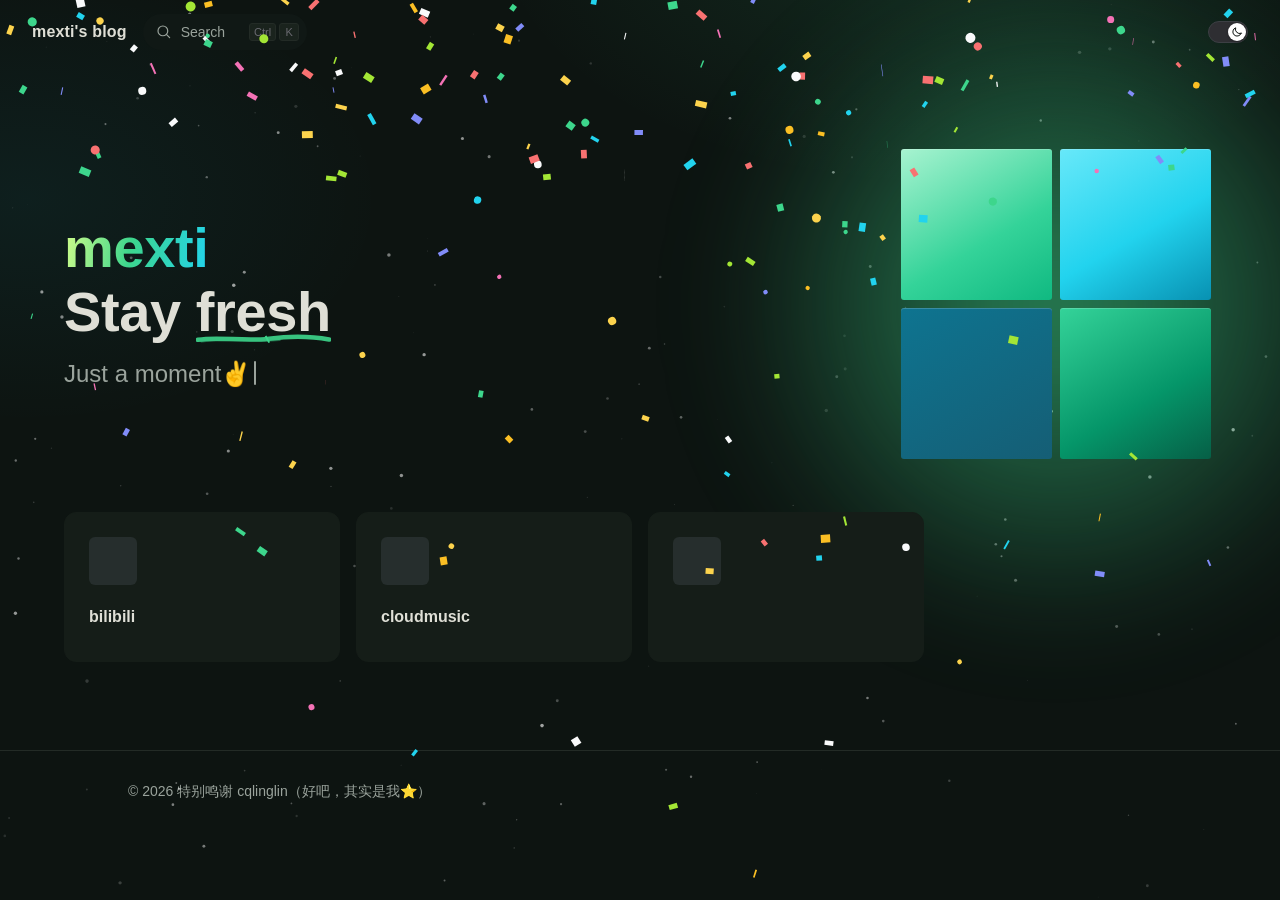
<file: index.html>
<!DOCTYPE html>
<html lang="zh-CN" data-theme="dark">
<head>
  <meta charset="utf-8">
  <meta name="viewport" content="width=device-width, initial-scale=1">
  <title>mexti · 个人主页</title>
  <meta name="description" content="mexti · 个人主页">
  <meta name="theme-color" content="#0d1411">
  <meta property="og:title" content="mexti · 个人主页">
  <meta property="og:description" content="我的数字自留地">
  <meta property="og:type" content="website">
  <link rel="icon" href="标签页图标" type="image/svg+xml">
  <link rel="stylesheet" href="assets/css/style.css">
  <script>
    // 首帧前定主题，避免刷新闪白；默认深色，?theme=light 可预览浅色
    (function () {
      try {
        var q = new URLSearchParams(location.search).get('theme');
        if (q === 'light' || q === 'dark') {
          document.documentElement.dataset.theme = q;
          return;
        }
        var saved = localStorage.getItem('vyra-theme');
        document.documentElement.dataset.theme = saved === 'light' ? 'light' : 'dark';
      } catch (e) {
        document.documentElement.dataset.theme = 'dark';
      }
    })();
  </script>
</head>

<body id="top">
  <!-- 星空：在内容后面 -->
  <canvas id="fx" aria-hidden="true"></canvas>
  <!-- 彩纸：点击时在内容上面 -->
  <canvas id="confetti" aria-hidden="true"></canvas>

  <!-- ==================== 顶部导航 ==================== -->
  <header class="nav" id="nav">
    <div class="nav-bar">
      <a class="nav-title" href="#top" aria-label="回到首页">
 <!-- 不要logo了      <svg class="nav-logo" viewBox="0 0 32 32" aria-hidden="true">
          <defs>
            <linearGradient id="lg" x1="0" y1="0" x2="1" y2="1">
              <stop offset="0" stop-color="#a3e635"></stop>
              <stop offset="1" stop-color="#22d3ee"></stop>
            </linearGradient>
          </defs>
          <rect x="2" y="2" width="12.5" height="12.5" rx="3" fill="url(#lg)"></rect>
          <rect x="17.5" y="2" width="12.5" height="12.5" rx="3" fill="currentColor" opacity=".3"></rect>
          <rect x="2" y="17.5" width="12.5" height="12.5" rx="3" fill="currentColor" opacity=".3"></rect>
          <rect x="17.5" y="17.5" width="12.5" height="12.5" rx="3" fill="url(#lg)" opacity=".55"></rect>
        </svg>    
-->
        <span>mexti's blog</span>
      </a>

      <button class="nav-search" id="searchTrigger" type="button" aria-haspopup="dialog">
        <svg viewBox="0 0 24 24" aria-hidden="true"><circle cx="10.5" cy="10.5" r="6.5"></circle><path d="m19.5 19.5-4-4"></path></svg>
        <span class="search-text">Search</span>
        <span class="search-keys"><kbd>Ctrl</kbd><kbd>K</kbd></span>
      </button>

<!--   右上角导航栏
      <div class="nav-content">
        <nav class="nav-menu" aria-label="主导航">
          <a class="nav-link active" href="#top"><span>🏠 首页</span></a>
          <a class="nav-link" href="#features"><span>🚀 快速开始</span></a>
          <a class="nav-link external" href="https://github.com/cqlinglin" target="_blank" rel="noopener">
            <span>🌐 官网</span>
            <svg class="link-icon" viewBox="0 0 24 24" aria-hidden="true"><path d="M8 16 16 8M9 8h7v7"></path></svg>
          </a>
        </nav>
-->
        <!-- 明暗开关：40×22 胶囊，滑块里带日/月图标 --> <!-- <div class="nav-appearance"> 为居左对齐     nav-content则居右-->
        <div class="nav-content">
          <button class="switch" id="themeToggle" type="button" role="switch" aria-checked="false" aria-label="切换深浅模式" title="切换深浅模式">
            <span class="check">
              <span class="icon">
                <svg class="sun" viewBox="0 0 24 24" aria-hidden="true">
                  <circle cx="12" cy="12" r="4.2"></circle>
                  <path d="M12 2.6v2.2M12 19.2v2.2M2.6 12h2.2M19.2 12h2.2M5.3 5.3l1.6 1.6M17.1 17.1l1.6 1.6M5.3 18.7l1.6-1.6M17.1 6.9l1.6-1.6"></path>
                </svg>
                <svg class="moon" viewBox="0 0 24 24" aria-hidden="true">
                  <path d="M20.4 14.6A8.6 8.6 0 0 1 9.4 3.6a8.6 8.6 0 1 0 11 11Z"></path>
                </svg>
              </span>
            </span>
          </button>
        </div>

<!--  右上角Github图标
        <a class="nav-social" href="https://github.com/cqlinglin/cqlinglin.github.io" target="_blank" rel="noopener" aria-label="GitHub 仓库" title="GitHub 仓库">
          <svg viewBox="0 0 24 24" aria-hidden="true"><path d="M9 19c-4 1.2-4-2.2-5.5-2.7M15 21v-3.4c0-1 .1-1.4-.5-2 2.8-.3 5.5-1.4 5.5-6a4.7 4.7 0 0 0-1.3-3.2 4.4 4.4 0 0 0-.1-3.3s-1.1-.3-3.4 1.3a11.6 11.6 0 0 0-6 0C6.9 2.8 5.8 3.1 5.8 3.1a4.4 4.4 0 0 0-.1 3.3A4.7 4.7 0 0 0 4.4 9.6c0 4.6 2.7 5.7 5.5 6-.5.5-.5 1-.5 1.9V21"></path></svg>
        </a>

        <div class="nav-extra">
          <button class="extra-btn" id="extraBtn" type="button" aria-haspopup="true" aria-expanded="false" aria-label="更多">
            <svg viewBox="0 0 24 24" aria-hidden="true"><circle cx="5" cy="12" r="1.4"></circle><circle cx="12" cy="12" r="1.4"></circle><circle cx="19" cy="12" r="1.4"></circle></svg>
          </button>
          <div class="extra-menu" id="extraMenu" hidden>
            <div class="extra-group">
              <p class="extra-label">深浅模式</p>
              <button class="switch" id="themeToggle2" type="button" role="switch" aria-checked="false" aria-label="切换深浅模式">
                <span class="check">
                  <span class="icon">
                    <svg class="sun" viewBox="0 0 24 24" aria-hidden="true"><circle cx="12" cy="12" r="4.2"></circle><path d="M12 2.6v2.2M12 19.2v2.2M2.6 12h2.2M19.2 12h2.2M5.3 5.3l1.6 1.6M17.1 17.1l1.6 1.6M5.3 18.7l1.6-1.6M17.1 6.9l1.6-1.6"></path></svg>
                    <svg class="moon" viewBox="0 0 24 24" aria-hidden="true"><path d="M20.4 14.6A8.6 8.6 0 0 1 9.4 3.6a8.6 8.6 0 1 0 11 11Z"></path></svg>
                  </span>
                </span>
              </button>
            </div>
            <div class="extra-group">
              <a class="extra-item" href="https://github.com/cqlinglin/cqlinglin.github.io" target="_blank" rel="noopener">
                <svg viewBox="0 0 24 24" aria-hidden="true"><path d="M9 19c-4 1.2-4-2.2-5.5-2.7M15 21v-3.4c0-1 .1-1.4-.5-2 2.8-.3 5.5-1.4 5.5-6a4.7 4.7 0 0 0-1.3-3.2 4.4 4.4 0 0 0-.1-3.3s-1.1-.3-3.4 1.3a11.6 11.6 0 0 0-6 0C6.9 2.8 5.8 3.1 5.8 3.1a4.4 4.4 0 0 0-.1 3.3A4.7 4.7 0 0 0 4.4 9.6c0 4.6 2.7 5.7 5.5 6-.5.5-.5 1-.5 1.9V21"></path></svg>
                <span>GitHub 仓库</span>
              </a>
            </div>
          </div>
        </div>
-->
        <button class="hamburger" id="menuBtn" type="button" aria-label="菜单" aria-expanded="false" aria-controls="navScreen">
          <span></span><span></span><span></span>
        </button>
      </div>
    </div>

    <!-- 手机端下拉 -->
    <div class="nav-screen" id="navScreen" hidden>
      <a class="screen-link" href="#top">🏠 首页</a>
      <a class="screen-link" href="#features">🚀 快速开始</a>
      <a class="screen-link" href="https://github.com/cqlinglin" target="_blank" rel="noopener">🌐 官网</a>
      <div class="screen-row">
        <span>深浅模式</span>
        <button class="switch" id="themeToggle3" type="button" role="switch" aria-checked="false" aria-label="切换深浅模式">
          <span class="check">
            <span class="icon">
              <svg class="sun" viewBox="0 0 24 24" aria-hidden="true"><circle cx="12" cy="12" r="4.2"></circle><path d="M12 2.6v2.2M12 19.2v2.2M2.6 12h2.2M19.2 12h2.2M5.3 5.3l1.6 1.6M17.1 17.1l1.6 1.6M5.3 18.7l1.6-1.6M17.1 6.9l1.6-1.6"></path></svg>
              <svg class="moon" viewBox="0 0 24 24" aria-hidden="true"><path d="M20.4 14.6A8.6 8.6 0 0 1 9.4 3.6a8.6 8.6 0 1 0 11 11Z"></path></svg>
            </span>
          </span>
        </button>
      </div>
    </div>
  </header>

  <main>
    <!-- ==================== 首屏 ==================== -->
    <section class="hero">
      <div class="hero-container">
        <div class="hero-main">
          <h1 class="heading">
            <span class="name">mexti</span>
            <span class="text">Stay <span class="mark">fresh</span></span>
          </h1>
          <p class="tagline" data-text="Just a moment✌️">
            <span id="typeText">Just a moment✌️</span><span class="caret" aria-hidden="true"></span>
          </p>
         <!-- 小卡片卡片上面的用不到，先注释了-------------------
           <div class="actions">
            <a class="btn brand" href="#features">卡片上面的</a>
            <a class="btn alt" href="#features">卡片上面的</a>
          </div> -->
        </div>

        <div class="hero-image" aria-hidden="true">
          <div class="image-bg"></div>
          <div class="logo-grid">
            <span></span><span></span><span></span><span></span>
          </div>
        </div>
      </div>
    </section>

    <!-- ==================== 特性 ==================== -->
    <section class="features" id="features">
      <div class="features-container">
        <div class="items">
          <!-- 想改内容：改 h2 与 p；加一张卡就复制整个 <div class="item">；把 href="#" 换成要跳转的地址，整张卡片可点击 -->
          <!-- 左上角图标有三种写法，随便混用：
               1) 字符/emoji：  <div class="icon">⚙️</div>
               2) 图片文件：    <div class="icon"><img src="assets/img/icons/gear.svg" alt=""></div>
               3) 内联 SVG：    <div class="icon"><svg viewBox="0 0 24 24" fill="none" stroke="currentColor" stroke-width="1.7"><path d="..."/></svg></div>
          -->
          <div class="item">
            <a class="box" href="https://space.bilibili.com/1943519795">
              <div class="icon"></div>
              <h2 class="title">bilibili</h2>
              <p class="details"></p>
            </a>
          </div>
          <div class="item">
            <a class="box" href="https://music.163.com/#/user/home?id=6472348140">
              <div class="icon"></div>
              <h2 class="title">cloudmusic</h2>
              <p class="details"></p>
            </a>
          </div>
          <div class="item">
            <a class="box" href="#">
              <div class="icon"></div>
              <h2 class="title"></h2>
              <p class="details"></p>
            </a>
          </div>
          <!-- 用不到，先注释了
          <div class="item">
            <a class="box" href="#">
              <div class="icon">🌐</div>
              <h2 class="title">全端适配</h2>
              <p class="details">桌面、平板与手机共用一套布局，窄屏自动重排成单列。</p>
            </a>
          </div>
          <div class="item">
            <a class="box" href="#">
              <div class="icon">🎨</div>
              <h2 class="title">明暗双主题</h2>
              <p class="details">跟随系统偏好，也可以手动切换，并记住你的选择。</p>
            </a>
          </div>
          <div class="item">
            <a class="box" href="#">
              <div class="icon">🧪</div>
              <h2 class="title">交互光效</h2>
              <p class="details">点击任意位置会撒出一把彩纸，鼠标移动带出淡淡视差。</p>
            </a>
          </div>
          <div class="item">
            <a class="box" href="#">
              <div class="icon">📜</div>
              <h2 class="title">易于扩展</h2>
              <p class="details">卡片、图标和按钮都是独立模块，复制粘贴就能新增一块。</p>
            </a>
          </div>
          <div class="item">
            <a class="box" href="#">
              <div class="icon">🛡️</div>
              <h2 class="title">纯净无扰</h2>
              <p class="details">没有统计脚本和第三方请求，你的访问只属于你自己。</p>
            </a>
          </div>  -->
        </div>
      </div>
    </section>
  </main>

  <footer class="footer">
    <div class="footer-inner">
      <p class="footer-text">© <span id="year">2026</span> 特别鸣谢 cqlinglin（好吧，其实是我⭐）</p>
      <p class="footer-links">
<!--用不到，先注释了
        <a href="#top">回到顶部</a>
        <a href="https://github.com/cqlinglin" target="_blank" rel="noopener">GitHub</a>

-->
      </p>
    </div>
  </footer>

  <!-- ==================== 搜索浮层 ==================== -->
  <div class="search-overlay" id="searchOverlay" role="dialog" aria-modal="true" aria-label="站内搜索" hidden>
    <div class="search-panel">
      <div class="search-field">
        <svg viewBox="0 0 24 24" aria-hidden="true"><circle cx="11" cy="11" r="7"></circle><path d="m20 20-3.5-3.5"></path></svg>
        <input id="searchInput" type="text" placeholder="搜索页面里的内容…" autocomplete="off" spellcheck="false">
        <button class="search-close" id="searchClose" type="button" aria-label="关闭搜索">Esc</button>
      </div>
      <ul class="search-results" id="searchResults"></ul>
      <p class="search-empty" id="searchEmpty" hidden>没有找到相关内容</p>
    </div>
  </div>

  <!-- 主题切换时从开关扩散的光波 -->
  <div class="theme-wave" id="themeWave" hidden></div>

  <script src="assets/js/main.js" defer></script>
</body>
</html>
</file>
<file: assets/css/style.css>
/* ============================================================
   VYRA · 个人主页
   版式参照 VitePress 默认主题的首页：导航 64px、首屏 1152px 两栏、
   标题 56/64、按钮 38px 圆角 20、卡片 12px 圆角 + 48px emoji 图标。
   配色为深绿星光 / 纯白两套，可在下面两组变量里整体替换。
   ============================================================ */

/* ---------- 1. 变量 ---------- */
:root {
  --nav-height: 64px;
  --layout-max: 1440px;
  --content-max: 1152px;

  --bg: #0d1411;
  --bg-alt: #101815;
  --bg-soft: #151d18;
  --bg-elv: #1a231d;
  --nav-bg: rgba(13, 20, 17, 0.82);
  --divider: #232b26;
  --text-1: #dfdfd6;
  --text-2: #9aa39c;
  --text-3: #6a6a71;
  --knob: #ffffff;
  --switch-bg: #2e2e32;
  --switch-border: #3c3f44;

  --brand-1: #3dd68c;
  --brand-2: #30a46c;
  --brand-3: #2b9e67;
  --brand-soft: rgba(61, 214, 140, 0.14);
  --glow: #3dd68c;
  --press: rgba(142, 150, 170, 0.14);
  --shadow-1: 0 1px 2px rgba(0, 0, 0, 0.12), 0 1px 3px rgba(0, 0, 0, 0.16);
  --shadow-2: 0 12px 28px rgba(0, 0, 0, 0.35);

  --ease: cubic-bezier(0.22, 1, 0.36, 1);
}

:root[data-theme="light"] {
  --bg: #ffffff;
  --bg-alt: #f6f6f7;
  --bg-soft: #f6f6f7;
  --bg-elv: #ffffff;
  --nav-bg: rgba(255, 255, 255, 0.86);
  --divider: #e2e2e3;
  --text-1: #3c3c43;
  --text-2: #67676c;
  --text-3: #929295;
  --knob: #1b1b1f;
  --switch-bg: #f1f1f2;
  --switch-border: #d9d9de;

  --brand-1: #18794e;
  --brand-2: #299764;
  --brand-3: #30a46c;
  --brand-soft: rgba(24, 121, 78, 0.1);
  --glow: #2ea36a;
  --press: rgba(142, 150, 170, 0.18);
  --shadow-2: 0 12px 28px rgba(15, 32, 25, 0.12);
}

/* ---------- 2. 基础 ---------- */
*,
*::before,
*::after {
  box-sizing: border-box;
}

html {
  scroll-behavior: smooth;
  scroll-padding-top: calc(var(--nav-height) + 8px);
  -webkit-text-size-adjust: 100%;
}

body {
  margin: 0;
  min-height: 100vh;
  color: var(--text-1);
  background-color: var(--bg);
  background-image:
    radial-gradient(52% 42% at 74% -8%, rgba(61, 214, 140, 0.12), transparent 68%),
    radial-gradient(40% 36% at 2% 22%, rgba(34, 211, 238, 0.06), transparent 70%);
  background-repeat: no-repeat;
  font-family: -apple-system, BlinkMacSystemFont, "Segoe UI", Roboto, "PingFang SC",
    "HarmonyOS Sans SC", "Microsoft YaHei", sans-serif;
  font-size: 16px;
  line-height: 24px;
  overflow-x: hidden;
  transition: background-color 0.25s ease, color 0.25s ease;
}

h1,
h2,
h3,
p {
  margin: 0;
}

a {
  color: inherit;
  text-decoration: none;
}

img,
svg {
  display: block;
  max-width: 100%;
}

::selection {
  background: var(--brand-soft);
}

:focus-visible {
  outline: 2px solid var(--brand-1);
  outline-offset: 2px;
  border-radius: 4px;
}

#fx {
  position: fixed;
  inset: 0;
  width: 100%;
  height: 100%;
  z-index: 0;
  pointer-events: none;
  opacity: 0.95;
}

:root[data-theme="light"] #fx {
  opacity: 0.14;
}

#confetti {
  position: fixed;
  inset: 0;
  width: 100%;
  height: 100%;
  z-index: 999;
  pointer-events: none;
}

/* ---------- 3. 导航 ---------- */
.nav {
  position: fixed;
  top: 0;
  left: 0;
  right: 0;
  z-index: 50;
  transition: background-color 0.25s ease, border-color 0.25s ease;
  border-bottom: 1px solid transparent;
}

.nav.scrolled {
  background: var(--nav-bg);
  border-bottom-color: var(--divider);
  backdrop-filter: blur(12px) saturate(160%);
  -webkit-backdrop-filter: blur(12px) saturate(160%);
}

.nav-bar {
  display: flex;
  align-items: center;
  gap: 0;
  height: var(--nav-height);
  max-width: calc(var(--layout-max) - 64px);
  margin: 0 auto;
  padding: 0 32px;
}

.nav-title {
  display: flex;
  flex-shrink: 0;
  align-items: center;
  gap: 8px;
  font-size: 16px;
  font-weight: 700;
  letter-spacing: 0.01em;
  white-space: nowrap;
}

.nav-logo {
  width: 24px;
  height: 24px;
  color: var(--text-1);
}

.nav-search {
  display: flex;
  flex-shrink: 0;
  align-items: center;
  gap: 8px;
  height: 36px;
  margin-left: 16px;
  padding: 0 8px 0 12px;
  border: 0;
  border-radius: 40px;
  background: var(--bg-alt);
  color: var(--text-2);
  font: inherit;
  font-size: 14px;
  cursor: pointer;
  transition: background-color 0.25s, color 0.25s;
}

.nav-search:hover {
  color: var(--text-1);
  background: var(--bg-soft);
}

.nav-search svg {
  width: 18px;
  height: 18px;
  flex-shrink: 0;
  fill: none;
  stroke: currentColor;
  stroke-width: 1.6;
  stroke-linecap: round;
}

.search-text {
  padding-right: 10px;
  white-space: nowrap;
}

.search-keys {
  display: flex;
  gap: 3px;
  margin-left: 6px;
}

.search-keys kbd {
  display: inline-flex;
  align-items: center;
  justify-content: center;
  height: 18px;
  min-width: 20px;
  padding: 0 4px;
  border: 1px solid var(--divider);
  border-radius: 3px;
  background: var(--bg-elv);
  color: var(--text-3);
  font-family: inherit;
  font-size: 11px;
  line-height: 1;
}

.nav-content {
  display: flex;
  flex-shrink: 0;
  align-items: center;
  margin-left: auto;
}

.nav-menu {
  display: flex;
  flex-shrink: 0;
  align-items: center;
}

.nav-link {
  display: flex;
  align-items: center;
  gap: 4px;
  padding: 0 12px;
  line-height: var(--nav-height);
  font-size: 14px;
  font-weight: 500;
  color: var(--text-1);
  white-space: nowrap;
  transition: color 0.25s;
}

.nav-link:hover,
.nav-link.active {
  color: var(--brand-1);
}

.link-icon {
  width: 13px;
  height: 13px;
  fill: none;
  stroke: currentColor;
  stroke-width: 1.6;
  stroke-linecap: round;
  opacity: 0.6;
}

.nav-appearance {
  display: flex;
  align-items: center;
  padding-left: 8px;
  flex-shrink: 0;
}

@media (max-width: 1279px) {
  .nav-appearance {
    display: none;
  }
}

@media (max-width: 1100px) {
  .nav-search {
    width: 36px;
    padding: 0;
    justify-content: center;
  }

  .search-text,
  .search-keys {
    display: none;
  }
}

/* 明暗开关 */
.switch {
  position: relative;
  display: block;
  width: 40px;
  height: 22px;
  padding: 0;
  border: 1px solid var(--switch-border);
  border-radius: 11px;
  background: var(--switch-bg);
  cursor: pointer;
  flex-shrink: 0;
  transition: border-color 0.25s, background-color 0.25s;
}

.switch:hover {
  border-color: var(--brand-1);
}

.switch .check {
  position: absolute;
  top: 1px;
  left: 1px;
  width: 18px;
  height: 18px;
  border-radius: 50%;
  background: var(--knob);
  box-shadow: var(--shadow-1);
  transition: transform 0.25s var(--ease);
}

.switch .icon {
  position: relative;
  display: block;
  width: 18px;
  height: 18px;
  border-radius: 50%;
  overflow: hidden;
}

.switch .icon svg {
  position: absolute;
  top: 3px;
  left: 3px;
  width: 12px;
  height: 12px;
  fill: none;
  stroke: var(--bg);
  stroke-width: 2;
  stroke-linecap: round;
  stroke-linejoin: round;
  transition: opacity 0.25s;
}

:root[data-theme="light"] .switch .icon svg {
  stroke: var(--bg);
}

.switch .sun {
  opacity: 0;
}

.switch .moon {
  opacity: 1;
}

:root[data-theme="light"] .switch .sun {
  opacity: 1;
}

:root[data-theme="light"] .switch .moon {
  opacity: 0;
}

:root[data-theme="dark"] .switch .check {
  transform: translateX(18px);
}

.nav-social {
  display: grid;
  place-items: center;
  width: 36px;
  height: 36px;
  margin-left: 6px;
  border-radius: 6px;
  color: var(--text-2);
  transition: color 0.25s, background-color 0.25s;
}

.nav-social:hover {
  color: var(--text-1);
  background: var(--press);
}

.nav-social svg {
  width: 20px;
  height: 20px;
  fill: none;
  stroke: currentColor;
  stroke-width: 1.6;
  stroke-linecap: round;
  stroke-linejoin: round;
}

.nav-extra {
  position: relative;
}

.extra-btn {
  display: grid;
  place-items: center;
  width: 34px;
  height: 34px;
  margin-left: 2px;
  padding: 0;
  border: 0;
  border-radius: 6px;
  background: transparent;
  color: var(--text-2);
  cursor: pointer;
  transition: color 0.25s, background-color 0.25s;
}

.extra-btn:hover,
.extra-btn[aria-expanded="true"] {
  color: var(--text-1);
  background: var(--press);
}

.extra-btn svg {
  width: 18px;
  height: 18px;
  fill: currentColor;
}

.extra-menu {
  position: absolute;
  top: calc(100% + 8px);
  right: 0;
  min-width: 208px;
  padding: 8px;
  border: 1px solid var(--divider);
  border-radius: 12px;
  background: var(--bg-elv);
  box-shadow: var(--shadow-2);
}

.extra-menu[hidden] {
  display: none;
}

.extra-group + .extra-group {
  margin-top: 4px;
  padding-top: 8px;
  border-top: 1px solid var(--divider);
}

.extra-label {
  padding: 4px 10px 8px;
  color: var(--text-3);
  font-size: 12px;
  line-height: 16px;
}

.extra-group .switch {
  margin: 0 10px 8px;
}

.extra-item {
  display: flex;
  align-items: center;
  gap: 10px;
  padding: 8px 10px;
  border-radius: 6px;
  font-size: 14px;
  color: var(--text-1);
}

.extra-item:hover {
  background: var(--press);
}

.extra-item svg {
  width: 16px;
  height: 16px;
  fill: none;
  stroke: currentColor;
  stroke-width: 1.6;
}

.hamburger {
  display: none;
  width: 40px;
  height: 40px;
  margin-left: 8px;
  padding: 0;
  border: 0;
  border-radius: 6px;
  background: transparent;
  cursor: pointer;
}

.hamburger span {
  display: block;
  width: 18px;
  height: 2px;
  margin: 4px auto;
  border-radius: 2px;
  background: var(--text-1);
  transition: transform 0.25s var(--ease), opacity 0.25s;
}

.hamburger[aria-expanded="true"] span:nth-child(1) {
  transform: translateY(6px) rotate(45deg);
}

.hamburger[aria-expanded="true"] span:nth-child(2) {
  opacity: 0;
}

.hamburger[aria-expanded="true"] span:nth-child(3) {
  transform: translateY(-6px) rotate(-45deg);
}

.nav-screen {
  display: flex;
  flex-direction: column;
  padding: 8px 16px 16px;
  border-top: 1px solid var(--divider);
  background: var(--bg);
}

.nav-screen[hidden] {
  display: none;
}

.screen-link {
  padding: 10px 8px;
  border-radius: 6px;
  font-size: 15px;
  color: var(--text-1);
}

.screen-link:hover {
  background: var(--press);
}

.screen-row {
  display: flex;
  align-items: center;
  justify-content: space-between;
  margin-top: 4px;
  padding: 10px 8px 6px;
  border-top: 1px solid var(--divider);
  font-size: 14px;
  color: var(--text-2);
}

/* ---------- 4. 首屏 ---------- */
.hero {
  padding: calc(var(--nav-height) + 80px) 64px 40px;
}

.hero-container {
  display: flex;
  align-items: center;
  justify-content: space-between;
  gap: 32px;
  max-width: var(--content-max);
  margin: 0 auto;
}

.hero-main {
  flex: 1 1 auto;
  max-width: 592px;
}

.heading {
  display: flex;
  flex-direction: column;
  font-weight: 700;
  letter-spacing: -0.4px;
}

.name,
.text {
  width: fit-content;
  font-size: 56px;
  line-height: 64px;
  font-weight: 700;
}

.name {
  background: linear-gradient(100deg, #d7ff8a 0%, var(--brand-1) 46%, #22d3ee 100%);
  -webkit-background-clip: text;
  background-clip: text;
  color: transparent;
}

:root[data-theme="light"] .name {
  background: linear-gradient(100deg, #4d7c0f 0%, var(--brand-1) 52%, #0e7490 100%);
  -webkit-background-clip: text;
  background-clip: text;
}

.text {
  position: relative;
  color: var(--text-1);
}

/* 手绘下划线 */
.mark {
  position: relative;
  display: inline-block;
}

.mark::after {
  content: "";
  position: absolute;
  left: 0;
  right: 0;
  bottom: 0.02em;
  height: 0.16em;
  background: url("data:image/svg+xml;charset=utf-8,%3Csvg xmlns='http://www.w3.org/2000/svg' viewBox='0 0 200 14' preserveAspectRatio='none'%3E%3Cpath d='M3 9C34 3.4 71 12 108 7.2S172 3.6 197 8.6' fill='none' stroke='%233dd68c' stroke-width='7' stroke-linecap='round'/%3E%3Cpath d='M8 11.6C44 7 86 12.4 124 9.4' fill='none' stroke='%233dd68c' stroke-width='3' stroke-linecap='round' opacity='.45'/%3E%3C/svg%3E")
    no-repeat center / 100% 100%;
  opacity: 0.9;
  pointer-events: none;
}

:root[data-theme="light"] .mark::after {
  filter: brightness(0.75) saturate(1.2);
}

/* 逐字输入的光标 */
.caret {
  display: inline-block;
  width: 2px;
  height: 1.02em;
  margin-left: 3px;
  border-radius: 1px;
  vertical-align: -0.14em;
  background: currentColor;
  animation: caretBlink 1.1s steps(1, end) infinite;
}

@keyframes caretBlink {
  0%, 49% { opacity: 1; }
  50%, 100% { opacity: 0; }
}

.tagline {
  max-width: 592px;
  padding-top: 12px;
  color: var(--text-2);
  font-size: 24px;
  line-height: 36px;
  font-weight: 500;
}

.actions {
  display: flex;
  flex-wrap: wrap;
  gap: 12px;
  padding-top: 32px;
}

.btn {
  display: inline-flex;
  align-items: center;
  gap: 6px;
  height: 38px;
  padding: 0 20px;
  border: 1px solid transparent;
  border-radius: 20px;
  font-size: 14px;
  font-weight: 600;
  line-height: 36px;
  white-space: nowrap;
  transition: background-color 0.25s, border-color 0.25s, color 0.25s,
    transform 0.2s var(--ease);
}

.btn:hover {
  transform: translateY(-1px);
}

.btn.brand {
  background: var(--brand-3);
  border-color: var(--brand-3);
  color: #ffffff;
}

.btn.brand:hover {
  background: var(--brand-2);
  border-color: var(--brand-2);
}

.btn.alt {
  background: var(--bg-soft);
  border-color: transparent;
  color: var(--text-1);
}

.btn.alt:hover {
  background: var(--bg-elv);
}

.hero-image {
  position: relative;
  display: grid;
  place-items: center;
  flex: 0 0 320px;
  width: 320px;
  height: 320px;
}

.image-bg {
  position: absolute;
  inset: -70%;
  border-radius: 50%;
  background: radial-gradient(circle at center, var(--glow) 0%, transparent 62%);
  filter: blur(52px) hue-rotate(0deg);
  opacity: 0.6;
  animation: hueSpin 16s linear infinite;
  pointer-events: none;
  will-change: filter;
}

.logo-grid {
  position: relative;
  display: grid;
  grid-template-columns: repeat(2, 1fr);
  gap: 8px;
  width: 310px;
  height: 310px;
}

:root[data-theme="light"] .image-bg {
  opacity: 0.3;
}

.logo-grid span {
  border-radius: 3px;
  box-shadow: inset 0 1px 0 rgba(255, 255, 255, 0.18);
}

.logo-grid span:nth-child(1) {
  background: linear-gradient(150deg, #a7f3d0, #34d399 60%, #10b981);
}

.logo-grid span:nth-child(2) {
  background: linear-gradient(150deg, #67e8f9, #22d3ee 55%, #0891b2);
}

.logo-grid span:nth-child(3) {
  background: linear-gradient(150deg, #0e7490, #155e75);
}

.logo-grid span:nth-child(4) {
  background: linear-gradient(150deg, #34d399, #059669 60%, #065f46);
}

/* ---------- 5. 特性卡片 ---------- */
.features {
  padding: 8px 64px 88px;
}

.features-container {
  max-width: var(--content-max);
  margin: 0 auto;
}

.items {
  display: flex;
  flex-wrap: wrap;
  margin: -8px;
}

.item {
  width: 25%;
  padding: 8px;
}

.box {
  position: relative;
  display: flex;
  flex-direction: column;
  height: 100%;
  padding: 24px;
  border: 1px solid var(--bg-soft);
  border-radius: 12px;
  background: var(--bg-soft);
  cursor: pointer;
  transition: border-color 0.25s, background-color 0.25s, transform 0.25s var(--ease),
    box-shadow 0.25s;
}

.box:hover,
.box:focus-visible {
  border-color: var(--brand-1);
  transform: translateY(-2px);
  box-shadow: 0 12px 28px -18px rgba(0, 0, 0, 0.6);
}

.box:focus-visible {
  outline: 2px solid var(--brand-1);
  outline-offset: 3px;
}

/* 右上角的跳转小箭头，悬停时出现 */
.box::after {
  content: "↗";
  position: absolute;
  top: 16px;
  right: 16px;
  display: grid;
  place-items: center;
  width: 26px;
  height: 26px;
  border-radius: 50%;
  background: var(--press);
  color: var(--brand-1);
  font-size: 13px;
  line-height: 1;
  opacity: 0;
  transform: translate(-4px, 4px);
  transition: opacity 0.2s ease, transform 0.2s ease;
  pointer-events: none;
}

.box:hover::after,
.box:focus-visible::after {
  opacity: 1;
  transform: none;
}

.box .title {
  transition: color 0.2s ease;
}

.box:hover .title,
.box:focus-visible .title {
  color: var(--brand-1);
}

.box .icon {
  display: flex;
  align-items: center;
  justify-content: center;
  width: 48px;
  height: 48px;
  margin-bottom: 20px;
  border-radius: 6px;
  background: var(--press);
  font-size: 24px;
  line-height: 1;
  flex-shrink: 0;
  overflow: hidden;
}

/* 图标文件 / 内联 SVG 和 emoji 共用这个 48px 的底板 */
.box .icon img,
.box .icon svg {
  width: 24px;
  height: 24px;
  display: block;
  object-fit: contain;
}

/* 内联 SVG 想跟随文字颜色时，在 SVG 上写 fill="currentColor" 或 stroke="currentColor" */

.box .title {
  font-size: 16px;
  line-height: 24px;
  font-weight: 600;
  color: var(--text-1);
}

.box .details {
  padding-top: 8px;
  color: var(--text-2);
  font-size: 14px;
  line-height: 24px;
  font-weight: 500;
}

/* ---------- 6. 页脚 ---------- */
.footer {
  border-top: 1px solid var(--divider);
}

.footer-inner {
  display: flex;
  flex-wrap: wrap;
  align-items: center;
  justify-content: space-between;
  gap: 12px;
  max-width: var(--content-max);
  margin: 0 auto;
  padding: 28px 64px;
  color: var(--text-2);
  font-size: 14px;
}

.footer-links {
  display: flex;
  gap: 20px;
}

.footer-links a:hover {
  color: var(--text-1);
}

/* ---------- 7. 搜索浮层 ---------- */
.search-overlay {
  position: fixed;
  inset: 0;
  z-index: 1000;
  display: grid;
  justify-items: center;
  align-content: start;
  padding: 12vh 20px 20px;
  background: rgba(0, 0, 0, 0.5);
  backdrop-filter: blur(8px);
  -webkit-backdrop-filter: blur(8px);
}

:root[data-theme="light"] .search-overlay {
  background: rgba(60, 70, 65, 0.32);
}

.search-overlay[hidden] {
  display: none;
}

.search-panel {
  width: min(560px, 100%);
  border: 1px solid var(--divider);
  border-radius: 12px;
  background: var(--bg-elv);
  box-shadow: var(--shadow-2);
  overflow: hidden;
}

.search-field {
  display: flex;
  align-items: center;
  gap: 12px;
  padding: 14px 16px;
  border-bottom: 1px solid var(--divider);
}

.search-field svg {
  width: 17px;
  height: 17px;
  flex-shrink: 0;
  fill: none;
  stroke: var(--text-2);
  stroke-width: 1.8;
  stroke-linecap: round;
}

.search-field input {
  flex: 1;
  min-width: 0;
  border: 0;
  background: transparent;
  color: var(--text-1);
  font: inherit;
  font-size: 15px;
  outline: none;
}

.search-field input::placeholder {
  color: var(--text-3);
}

.search-close {
  padding: 3px 8px;
  border: 1px solid var(--divider);
  border-radius: 4px;
  background: transparent;
  color: var(--text-3);
  font: inherit;
  font-size: 11px;
  cursor: pointer;
}

.search-close:hover {
  color: var(--text-1);
}

.search-results {
  max-height: 46vh;
  margin: 0;
  padding: 8px;
  list-style: none;
  overflow-y: auto;
}

.search-results li a {
  display: block;
  padding: 9px 12px;
  border-radius: 6px;
}

.search-results li a:hover,
.search-results li a.is-hover {
  background: var(--press);
}

.search-results strong {
  display: block;
  font-size: 14px;
  font-weight: 600;
}

.search-results span {
  display: block;
  margin-top: 2px;
  color: var(--text-2);
  font-size: 12px;
  overflow: hidden;
  text-overflow: ellipsis;
  white-space: nowrap;
}

.search-empty {
  padding: 18px 20px 22px;
  color: var(--text-2);
  font-size: 14px;
  text-align: center;
}

/* ---------- 8. 动画 ---------- */
@keyframes breathe {
  0%, 100% { opacity: 0.7; transform: scale(1.1); }
  50% { opacity: 1; transform: scale(1.22); }
}

@keyframes hueSpin {
  from { filter: blur(52px) hue-rotate(0deg); }
  to { filter: blur(52px) hue-rotate(360deg); }
}

/* 切换主题时让所有颜色一起过渡 */
html.theme-changing *,
html.theme-changing *::before,
html.theme-changing *::after {
  transition: background-color 0.25s ease, color 0.25s ease,
    border-color 0.25s ease, fill 0.25s ease, stroke 0.25s ease !important;
}

/* 主题切换：从开关位置扩散的柔光波，不遮挡内容 */
.theme-wave {
  position: fixed;
  top: 0;
  left: 0;
  width: 10px;
  height: 10px;
  margin: -5px 0 0 -5px;
  border-radius: 50%;
  z-index: 1200;
  pointer-events: none;
  will-change: transform, opacity;
  animation: themeWave 620ms cubic-bezier(0.22, 0.61, 0.36, 1) forwards;
}

.theme-wave[hidden] {
  display: none;
}

@keyframes themeWave {
  from {
    transform: translate(var(--wx, 50vw), var(--wy, 10vh)) scale(0.6);
    opacity: 0.95;
  }
  to {
    transform: translate(var(--wx, 50vw), var(--wy, 10vh)) scale(var(--ws, 120));
    opacity: 0;
  }
}

/* ---------- 9. 响应式 ---------- */
@media (max-width: 1100px) {
  .name,
  .text {
    font-size: 48px;
    line-height: 56px;
  }

  .tagline {
    font-size: 20px;
    line-height: 32px;
  }

  .hero-image {
    flex-basis: 260px;
    width: 260px;
    height: 260px;
  }

  .logo-grid {
    width: 240px;
    height: 240px;
  }

}

@media (max-width: 959px) {
  .hero {
    padding: calc(var(--nav-height) + 40px) 24px 40px;
  }

  .hero-container {
    flex-direction: column;
    gap: 24px;
    text-align: center;
  }

  .hero-image {
    order: -1;
    flex-basis: 220px;
    width: 220px;
    height: 220px;
  }

  .logo-grid {
    width: 200px;
    height: 200px;
    gap: 8px;
  }


  .hero-main {
    max-width: 100%;
  }

  .name,
  .text {
    margin: 0 auto;
  }

  .tagline {
    margin: 0 auto;
  }

  .actions {
    justify-content: center;
  }

  .features {
    padding: 8px 24px 64px;
  }

  .footer-inner {
    padding: 24px;
  }
}

@media (max-width: 767px) {
  .nav-search {
    display: none;
  }

  .nav-menu {
    display: none;
  }

  .nav-appearance,
  .nav-social {
    display: none;
  }

  .hamburger {
    display: block;
  }

  .nav-bar {
    padding: 0 16px 0 24px;
  }

  .item {
    width: 50%;
  }

  .search-keys,
  .search-text {
    display: none;
  }
}

@media (max-width: 639px) {
  .name,
  .text {
    font-size: 32px;
    line-height: 40px;
  }

  .tagline {
    font-size: 18px;
    line-height: 28px;
  }

  .item {
    width: 100%;
  }

  .hero-image {
    flex-basis: 180px;
    width: 180px;
    height: 180px;
  }

  .logo-grid {
    width: 170px;
    height: 170px;
  }


}

/* ---------- 10. 动效偏好 ---------- */
@media (prefers-reduced-motion: reduce) {
  .caret {
    display: none;
  }
  html {
    scroll-behavior: auto;
  }

  *,
  *::before,
  *::after {
    animation-duration: 0.001ms !important;
    animation-iteration-count: 1 !important;
    transition-duration: 0.001ms !important;
  }
}
</file>
